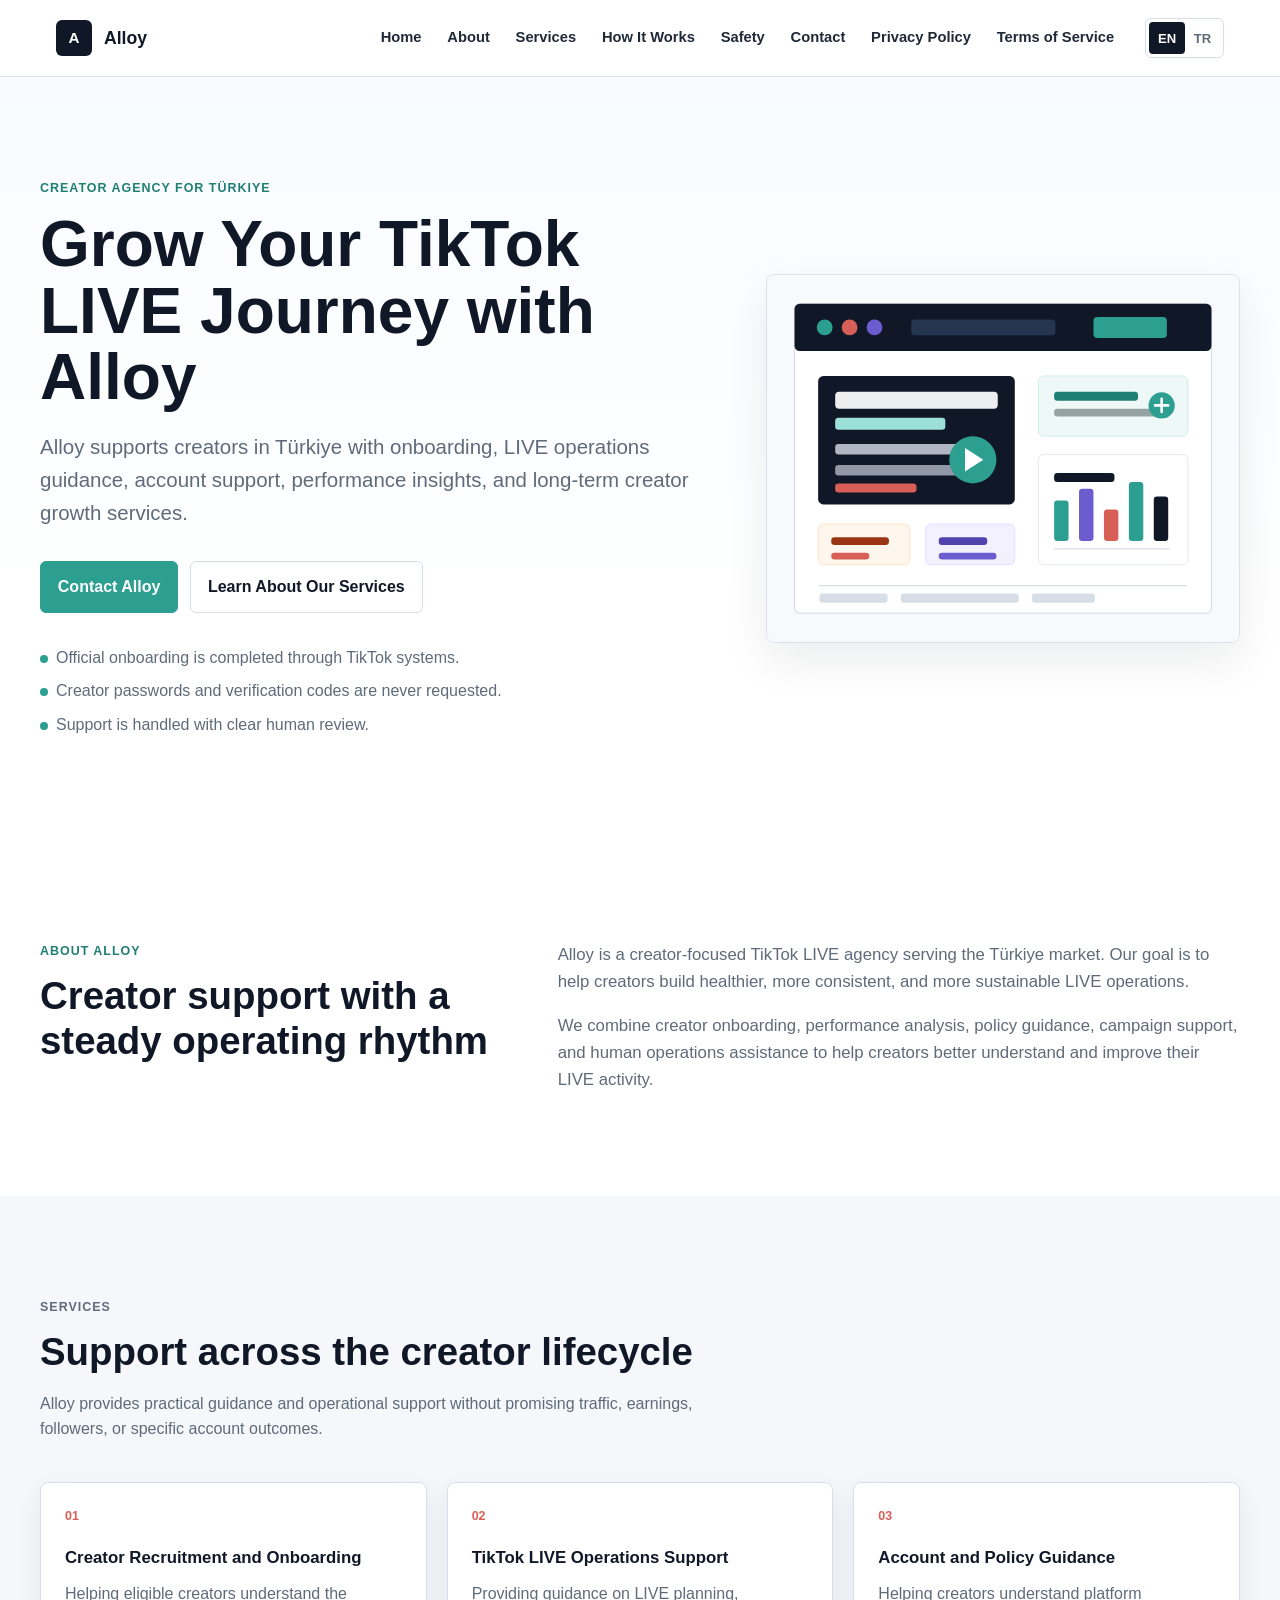
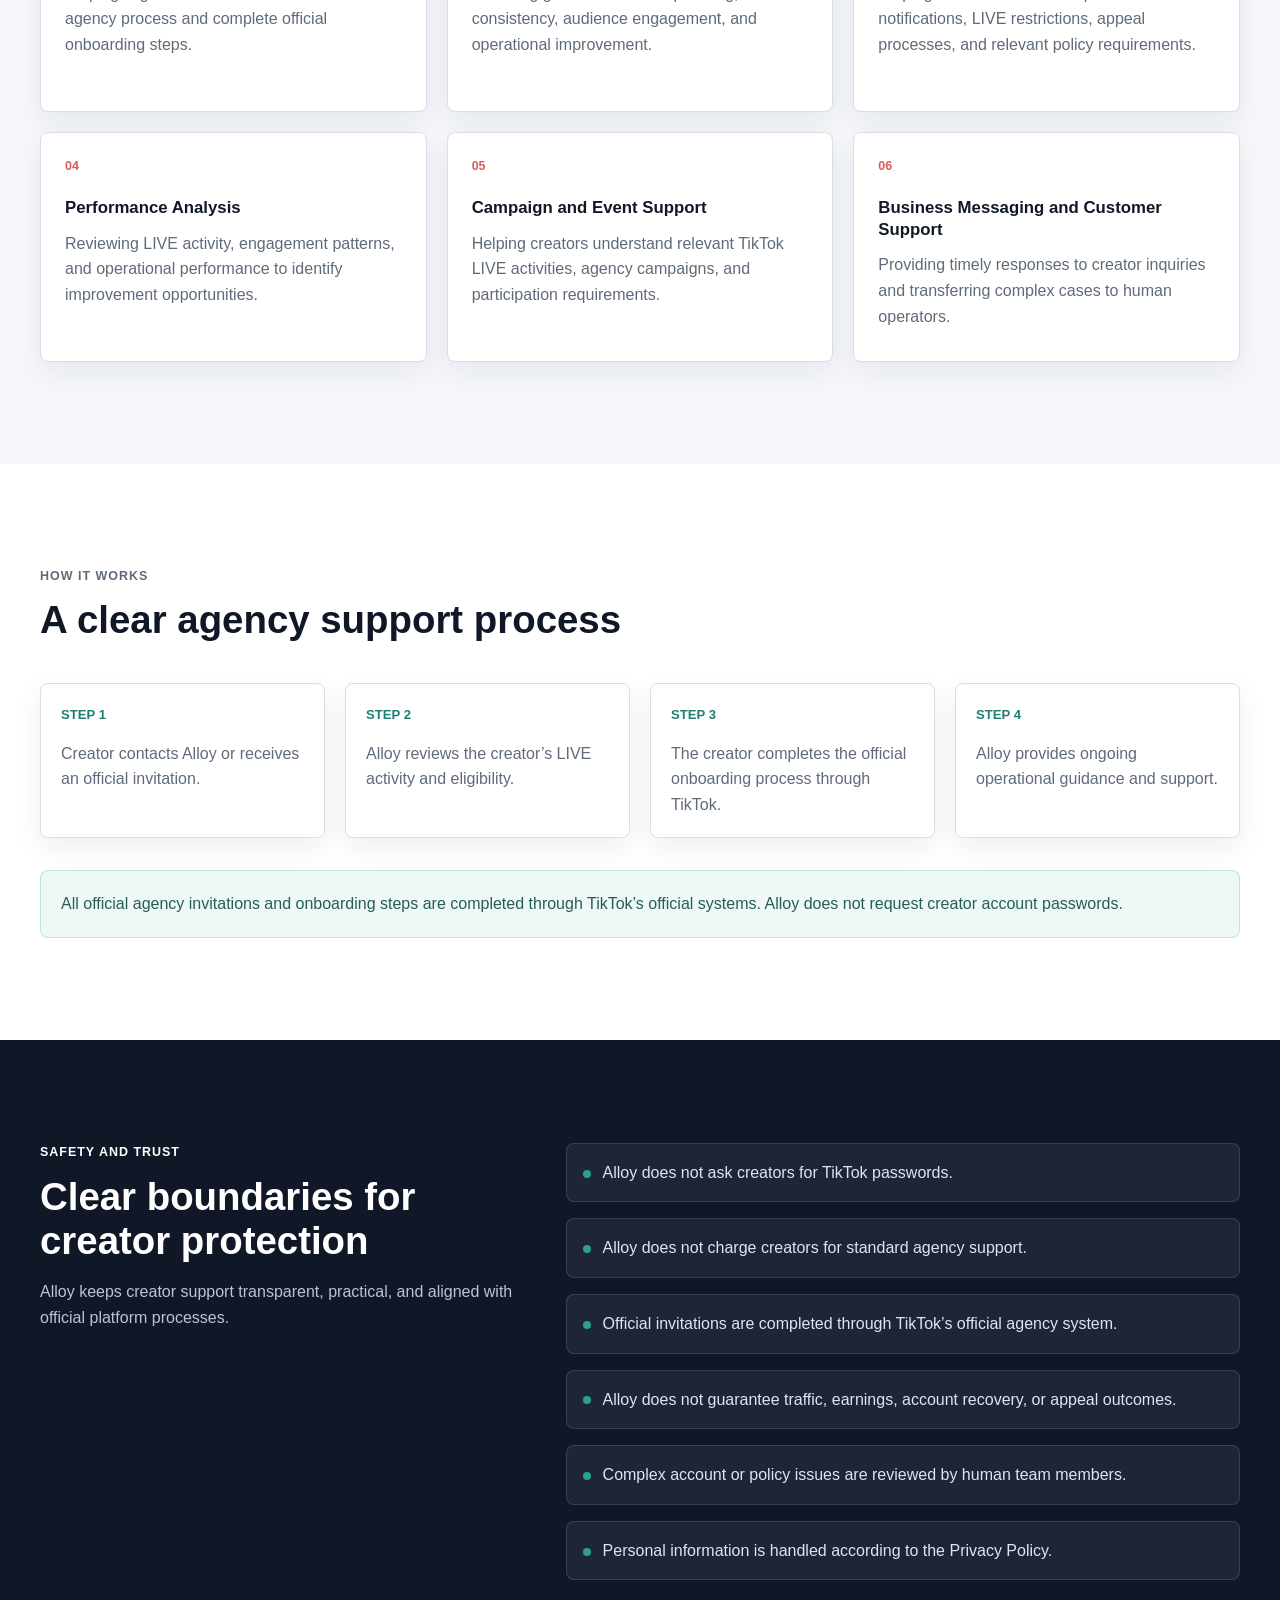
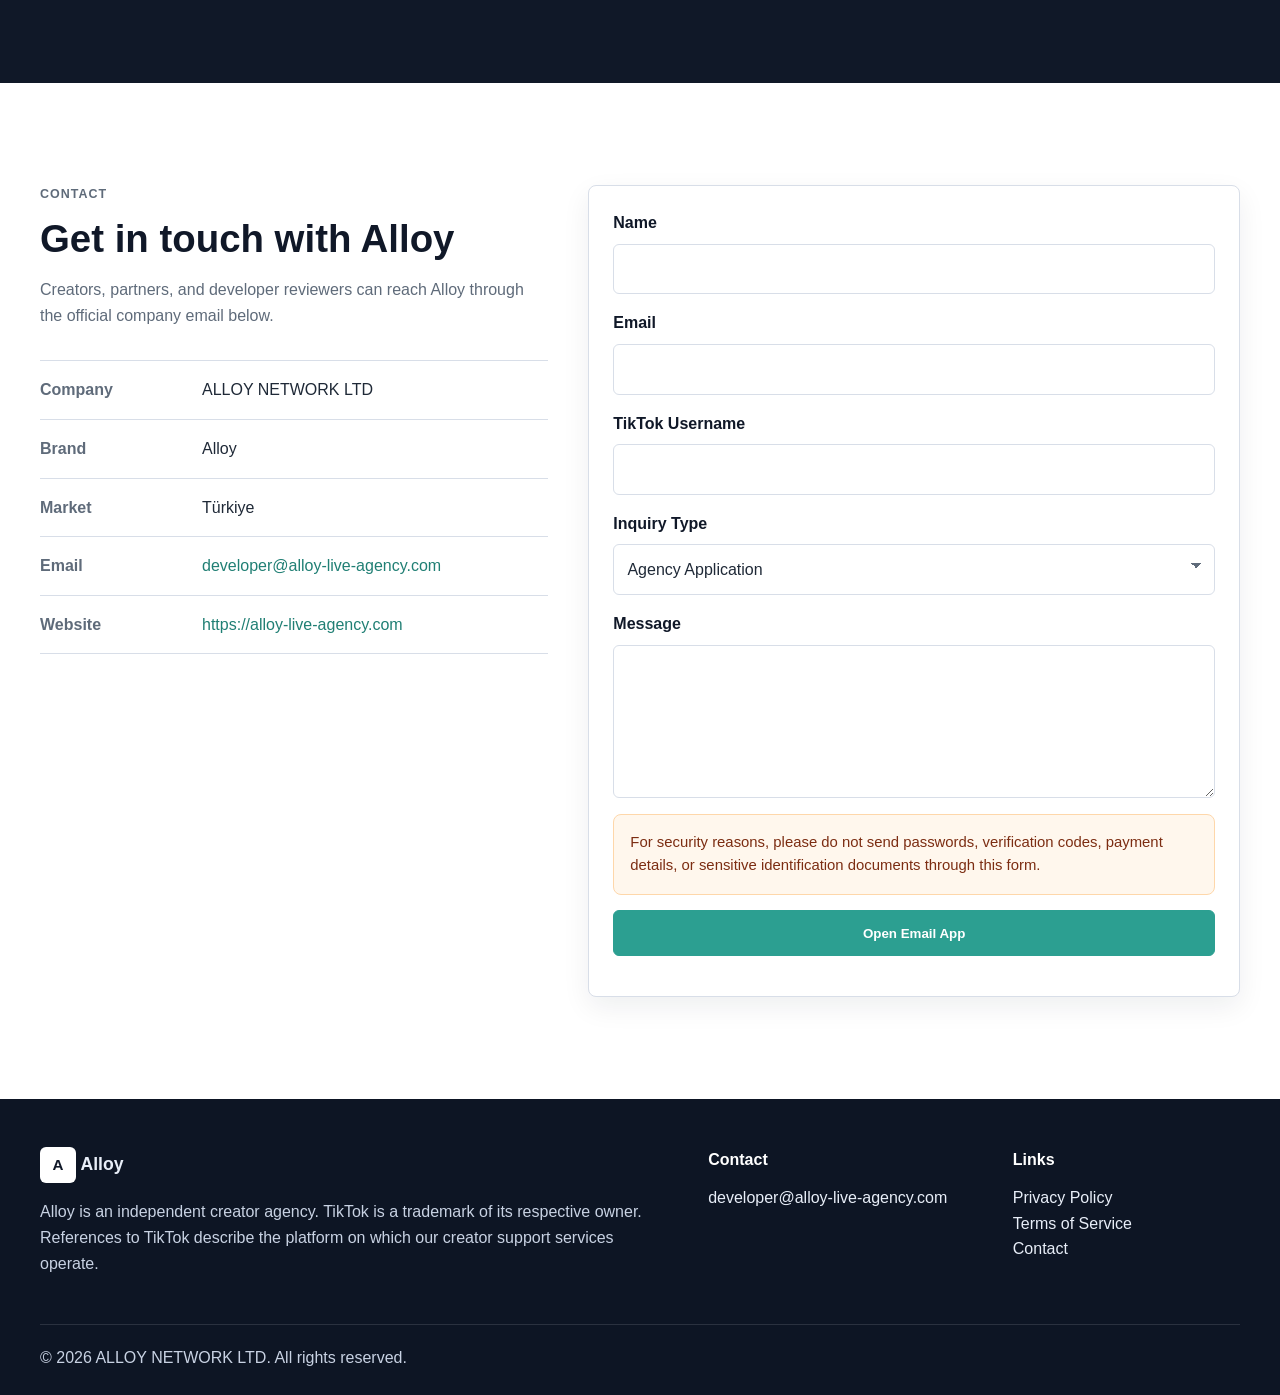
<file: index.html>
<!doctype html>
<html lang="en">
  <head>
    <meta charset="utf-8">
    <meta name="viewport" content="width=device-width, initial-scale=1">
    <title>Alloy | TikTok LIVE Creator Agency in Türkiye</title>
    <meta name="description" content="Alloy is a TikTok LIVE creator agency serving creators in Türkiye with onboarding, LIVE operations guidance, account support, performance insights, and creator growth services.">
    <link rel="canonical" href="https://alloy-live-agency.com/">
    <meta property="og:type" content="website">
    <meta property="og:site_name" content="Alloy">
    <meta property="og:title" content="Alloy | TikTok LIVE Creator Agency in Türkiye">
    <meta property="og:description" content="Creator onboarding, LIVE operations guidance, account support, performance insights, and long-term creator growth services for Türkiye.">
    <meta property="og:url" content="https://alloy-live-agency.com/">
    <meta property="og:image" content="https://alloy-live-agency.com/assets/og-image.svg">
    <meta property="og:image:alt" content="Alloy creator support website preview">
    <link rel="icon" href="assets/favicon.svg" type="image/svg+xml">
    <link rel="stylesheet" href="styles.css">
  </head>
  <body>
    <a class="skip-link" href="#main" data-i18n="skip">Skip to main content</a>
    <header class="site-header">
      <div class="header-inner">
        <a class="brand" href="index.html" aria-label="Alloy home">
          <span class="brand-mark" aria-hidden="true">A</span>
          <span class="brand-name">Alloy</span>
        </a>
        <button class="menu-toggle" type="button" aria-expanded="false" aria-controls="primary-menu" data-i18n-aria-label="menu.open">
          <span aria-hidden="true"></span>
          <span aria-hidden="true"></span>
          <span aria-hidden="true"></span>
        </button>
        <div class="nav-shell" id="primary-menu">
          <nav class="site-nav" aria-label="Primary navigation">
            <a href="index.html" data-i18n="nav.home">Home</a>
            <a href="index.html#about" data-i18n="nav.about">About</a>
            <a href="index.html#services" data-i18n="nav.services">Services</a>
            <a href="index.html#process" data-i18n="nav.process">How It Works</a>
            <a href="index.html#safety" data-i18n="nav.safety">Safety</a>
            <a href="index.html#contact" data-i18n="nav.contact">Contact</a>
            <a href="privacy.html" data-i18n="nav.privacy">Privacy Policy</a>
            <a href="terms.html" data-i18n="nav.terms">Terms of Service</a>
          </nav>
          <div class="language-switcher" aria-label="Language selector">
            <button type="button" data-lang-switch="en" aria-pressed="true">EN</button>
            <button type="button" data-lang-switch="tr" aria-pressed="false">TR</button>
          </div>
        </div>
      </div>
    </header>

    <main id="main">
      <section class="hero section-pad">
        <div class="container hero-grid">
          <div class="hero-copy">
            <p class="eyebrow" data-i18n="hero.eyebrow">Creator agency for Türkiye</p>
            <h1 data-i18n="hero.title">Grow Your TikTok LIVE Journey with Alloy</h1>
            <p class="hero-lede" data-i18n="hero.subtitle">Alloy supports creators in Türkiye with onboarding, LIVE operations guidance, account support, performance insights, and long-term creator growth services.</p>
            <div class="hero-actions" aria-label="Primary actions">
              <a class="button button-primary" href="#contact" data-i18n="hero.contact">Contact Alloy</a>
              <a class="button button-secondary" href="#services" data-i18n="hero.services">Learn About Our Services</a>
            </div>
            <ul class="assurance-list" aria-label="Agency safety commitments">
              <li data-i18n="hero.point1">Official onboarding is completed through TikTok systems.</li>
              <li data-i18n="hero.point2">Creator passwords and verification codes are never requested.</li>
              <li data-i18n="hero.point3">Support is handled with clear human review.</li>
            </ul>
          </div>
          <figure class="hero-media">
            <img src="assets/alloy-live-visual.svg" alt="Abstract dashboard showing LIVE creator support, messaging, and performance insights">
          </figure>
        </div>
      </section>

      <section class="section-pad" id="about">
        <div class="container split-section">
          <div>
            <p class="eyebrow" data-i18n="about.eyebrow">About Alloy</p>
            <h2 data-i18n="about.title">Creator support with a steady operating rhythm</h2>
          </div>
          <div class="section-text">
            <p data-i18n="about.p1">Alloy is a creator-focused TikTok LIVE agency serving the Türkiye market. Our goal is to help creators build healthier, more consistent, and more sustainable LIVE operations.</p>
            <p data-i18n="about.p2">We combine creator onboarding, performance analysis, policy guidance, campaign support, and human operations assistance to help creators better understand and improve their LIVE activity.</p>
          </div>
        </div>
      </section>

      <section class="section-pad section-muted" id="services">
        <div class="container">
          <div class="section-heading">
            <p class="eyebrow" data-i18n="services.eyebrow">Services</p>
            <h2 data-i18n="services.title">Support across the creator lifecycle</h2>
            <p data-i18n="services.note">Alloy provides practical guidance and operational support without promising traffic, earnings, followers, or specific account outcomes.</p>
          </div>
          <div class="card-grid services-grid">
            <article class="service-card">
              <span class="card-kicker">01</span>
              <h3 data-i18n="services.s1.title">Creator Recruitment and Onboarding</h3>
              <p data-i18n="services.s1.body">Helping eligible creators understand the agency process and complete official onboarding steps.</p>
            </article>
            <article class="service-card">
              <span class="card-kicker">02</span>
              <h3 data-i18n="services.s2.title">TikTok LIVE Operations Support</h3>
              <p data-i18n="services.s2.body">Providing guidance on LIVE planning, consistency, audience engagement, and operational improvement.</p>
            </article>
            <article class="service-card">
              <span class="card-kicker">03</span>
              <h3 data-i18n="services.s3.title">Account and Policy Guidance</h3>
              <p data-i18n="services.s3.body">Helping creators understand platform notifications, LIVE restrictions, appeal processes, and relevant policy requirements.</p>
            </article>
            <article class="service-card">
              <span class="card-kicker">04</span>
              <h3 data-i18n="services.s4.title">Performance Analysis</h3>
              <p data-i18n="services.s4.body">Reviewing LIVE activity, engagement patterns, and operational performance to identify improvement opportunities.</p>
            </article>
            <article class="service-card">
              <span class="card-kicker">05</span>
              <h3 data-i18n="services.s5.title">Campaign and Event Support</h3>
              <p data-i18n="services.s5.body">Helping creators understand relevant TikTok LIVE activities, agency campaigns, and participation requirements.</p>
            </article>
            <article class="service-card">
              <span class="card-kicker">06</span>
              <h3 data-i18n="services.s6.title">Business Messaging and Customer Support</h3>
              <p data-i18n="services.s6.body">Providing timely responses to creator inquiries and transferring complex cases to human operators.</p>
            </article>
          </div>
        </div>
      </section>

      <section class="section-pad" id="process">
        <div class="container">
          <div class="section-heading compact">
            <p class="eyebrow" data-i18n="process.eyebrow">How It Works</p>
            <h2 data-i18n="process.title">A clear agency support process</h2>
          </div>
          <div class="steps">
            <article class="step-card">
              <span data-i18n="process.step1.label">Step 1</span>
              <p data-i18n="process.step1.body">Creator contacts Alloy or receives an official invitation.</p>
            </article>
            <article class="step-card">
              <span data-i18n="process.step2.label">Step 2</span>
              <p data-i18n="process.step2.body">Alloy reviews the creator’s LIVE activity and eligibility.</p>
            </article>
            <article class="step-card">
              <span data-i18n="process.step3.label">Step 3</span>
              <p data-i18n="process.step3.body">The creator completes the official onboarding process through TikTok.</p>
            </article>
            <article class="step-card">
              <span data-i18n="process.step4.label">Step 4</span>
              <p data-i18n="process.step4.body">Alloy provides ongoing operational guidance and support.</p>
            </article>
          </div>
          <p class="notice" data-i18n="process.notice">All official agency invitations and onboarding steps are completed through TikTok’s official systems. Alloy does not request creator account passwords.</p>
        </div>
      </section>

      <section class="section-pad section-dark" id="safety">
        <div class="container safety-grid">
          <div>
            <p class="eyebrow" data-i18n="safety.eyebrow">Safety and Trust</p>
            <h2 data-i18n="safety.title">Clear boundaries for creator protection</h2>
            <p data-i18n="safety.intro">Alloy keeps creator support transparent, practical, and aligned with official platform processes.</p>
          </div>
          <ul class="trust-list">
            <li data-i18n="safety.p1">Alloy does not ask creators for TikTok passwords.</li>
            <li data-i18n="safety.p2">Alloy does not charge creators for standard agency support.</li>
            <li data-i18n="safety.p3">Official invitations are completed through TikTok’s official agency system.</li>
            <li data-i18n="safety.p4">Alloy does not guarantee traffic, earnings, account recovery, or appeal outcomes.</li>
            <li data-i18n="safety.p5">Complex account or policy issues are reviewed by human team members.</li>
            <li data-i18n="safety.p6">Personal information is handled according to the Privacy Policy.</li>
          </ul>
        </div>
      </section>

      <section class="section-pad" id="contact">
        <div class="container contact-grid">
          <div class="contact-info">
            <p class="eyebrow" data-i18n="contact.eyebrow">Contact</p>
            <h2 data-i18n="contact.title">Get in touch with Alloy</h2>
            <p data-i18n="contact.intro">Creators, partners, and developer reviewers can reach Alloy through the official company email below.</p>
            <dl class="info-list">
              <div>
                <dt data-i18n="contact.company">Company</dt>
                <dd>ALLOY NETWORK LTD</dd>
              </div>
              <div>
                <dt data-i18n="contact.brand">Brand</dt>
                <dd>Alloy</dd>
              </div>
              <div>
                <dt data-i18n="contact.market">Market</dt>
                <dd>Türkiye</dd>
              </div>
              <div>
                <dt data-i18n="contact.email">Email</dt>
                <dd><a href="mailto:developer@alloy-live-agency.com">developer@alloy-live-agency.com</a></dd>
              </div>
              <div>
                <dt data-i18n="contact.website">Website</dt>
                <dd><a href="https://alloy-live-agency.com">https://alloy-live-agency.com</a></dd>
              </div>
            </dl>
          </div>
          <form class="contact-form" id="contact-form">
            <div class="form-row">
              <label for="name" data-i18n="form.name">Name</label>
              <input id="name" name="name" type="text" autocomplete="name" required>
            </div>
            <div class="form-row">
              <label for="email" data-i18n="form.email">Email</label>
              <input id="email" name="email" type="email" autocomplete="email" required>
            </div>
            <div class="form-row">
              <label for="username" data-i18n="form.username">TikTok Username</label>
              <input id="username" name="username" type="text" autocomplete="off">
            </div>
            <div class="form-row">
              <label for="inquiry" data-i18n="form.inquiry">Inquiry Type</label>
              <select id="inquiry" name="inquiry" required>
                <option value="Agency Application" data-i18n="form.option.application">Agency Application</option>
                <option value="Creator Support" data-i18n="form.option.support">Creator Support</option>
                <option value="Account or Policy Question" data-i18n="form.option.policy">Account or Policy Question</option>
                <option value="Business Cooperation" data-i18n="form.option.business">Business Cooperation</option>
                <option value="Developer or API Inquiry" data-i18n="form.option.api">Developer or API Inquiry</option>
                <option value="Other" data-i18n="form.option.other">Other</option>
              </select>
            </div>
            <div class="form-row">
              <label for="message" data-i18n="form.message">Message</label>
              <textarea id="message" name="message" rows="5" required></textarea>
            </div>
            <p class="security-note" data-i18n="form.security">For security reasons, please do not send passwords, verification codes, payment details, or sensitive identification documents through this form.</p>
            <button class="button button-primary form-button" type="submit" data-i18n="form.submit">Open Email App</button>
            <p class="form-status" id="form-status" role="status" aria-live="polite"></p>
          </form>
        </div>
      </section>
    </main>

    <footer class="site-footer">
      <div class="container footer-grid">
        <div>
          <a class="brand footer-brand" href="index.html" aria-label="Alloy home">
            <span class="brand-mark" aria-hidden="true">A</span>
            <span class="brand-name">Alloy</span>
          </a>
          <p class="footer-disclaimer" data-i18n="footer.disclaimer">Alloy is an independent creator agency. TikTok is a trademark of its respective owner. References to TikTok describe the platform on which our creator support services operate.</p>
        </div>
        <div>
          <p class="footer-title" data-i18n="footer.contact">Contact</p>
          <a href="mailto:developer@alloy-live-agency.com">developer@alloy-live-agency.com</a>
        </div>
        <div>
          <p class="footer-title" data-i18n="footer.links">Links</p>
          <a href="privacy.html" data-i18n="nav.privacy">Privacy Policy</a>
          <a href="terms.html" data-i18n="nav.terms">Terms of Service</a>
          <a href="index.html#contact" data-i18n="nav.contact">Contact</a>
        </div>
      </div>
      <div class="container footer-bottom">
        <p>© 2026 ALLOY NETWORK LTD. All rights reserved.</p>
      </div>
    </footer>
    <script src="script.js" defer></script>
  </body>
</html>
</file>
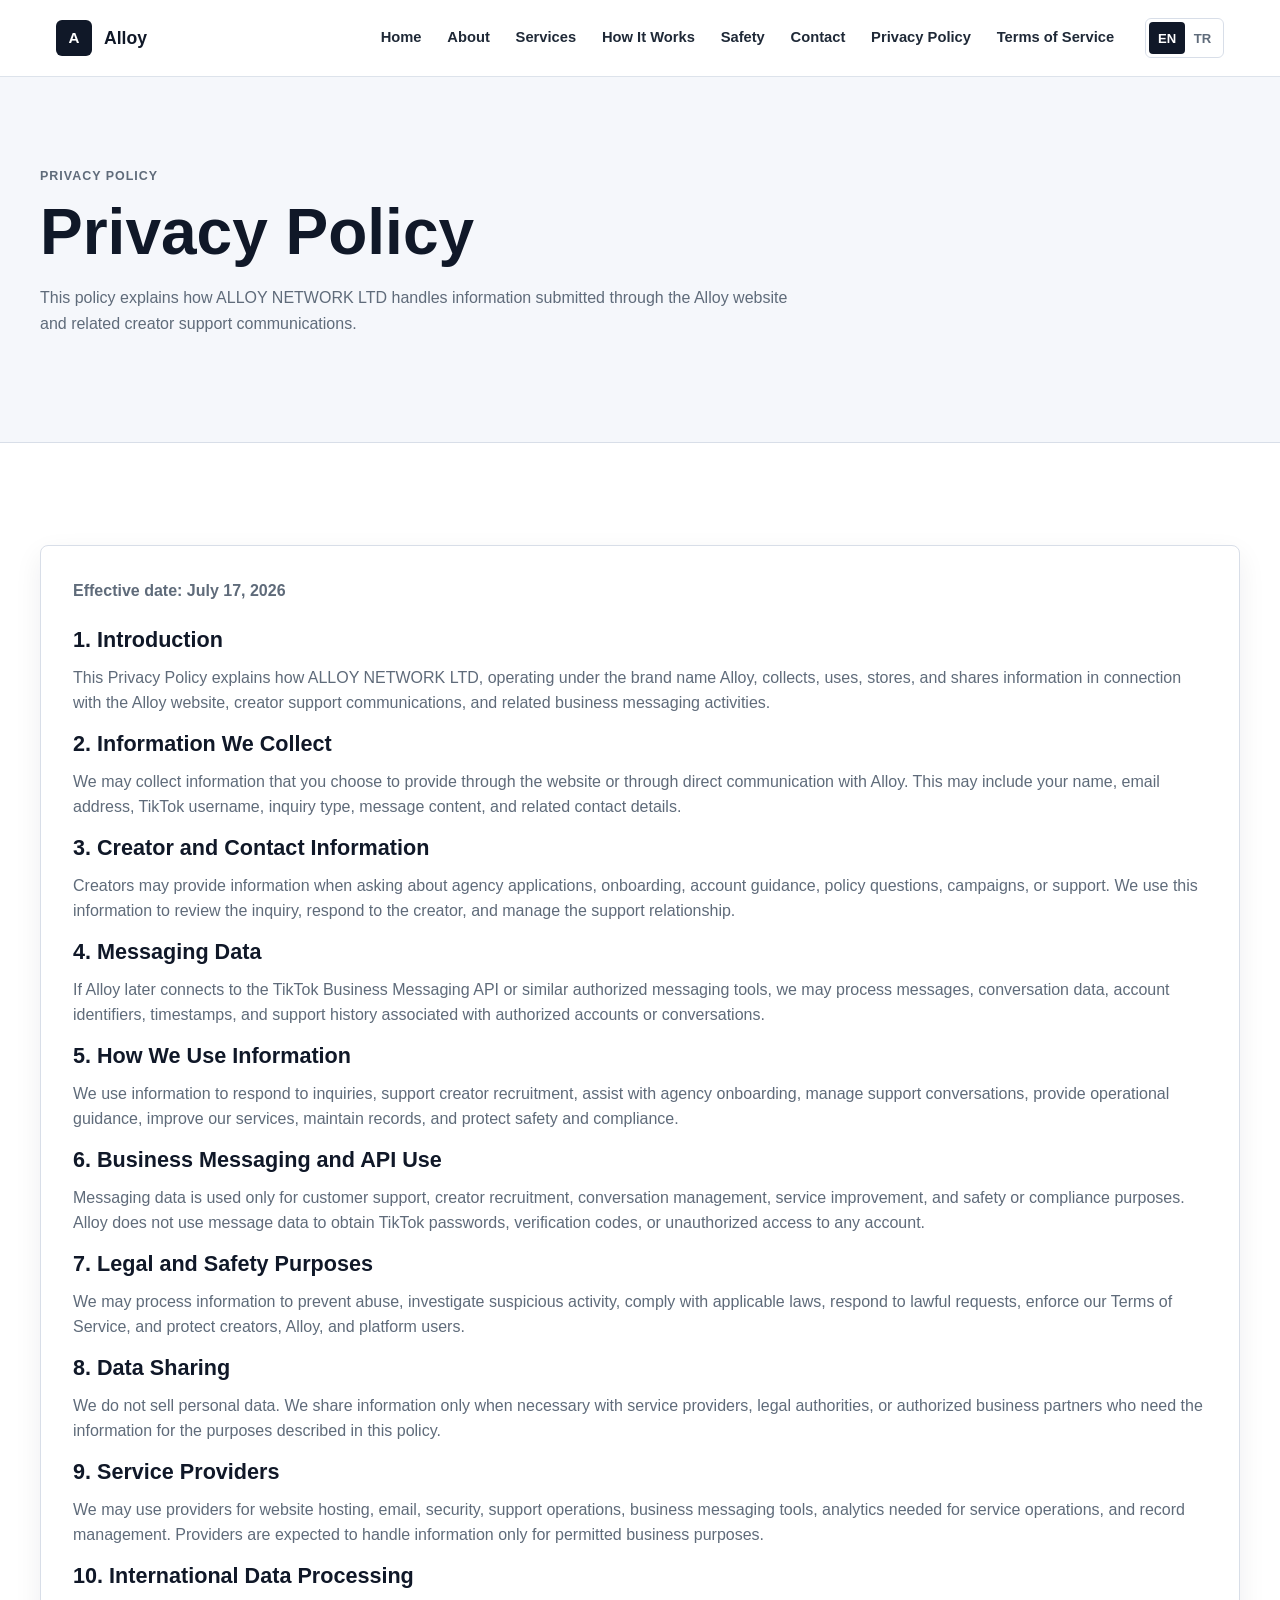
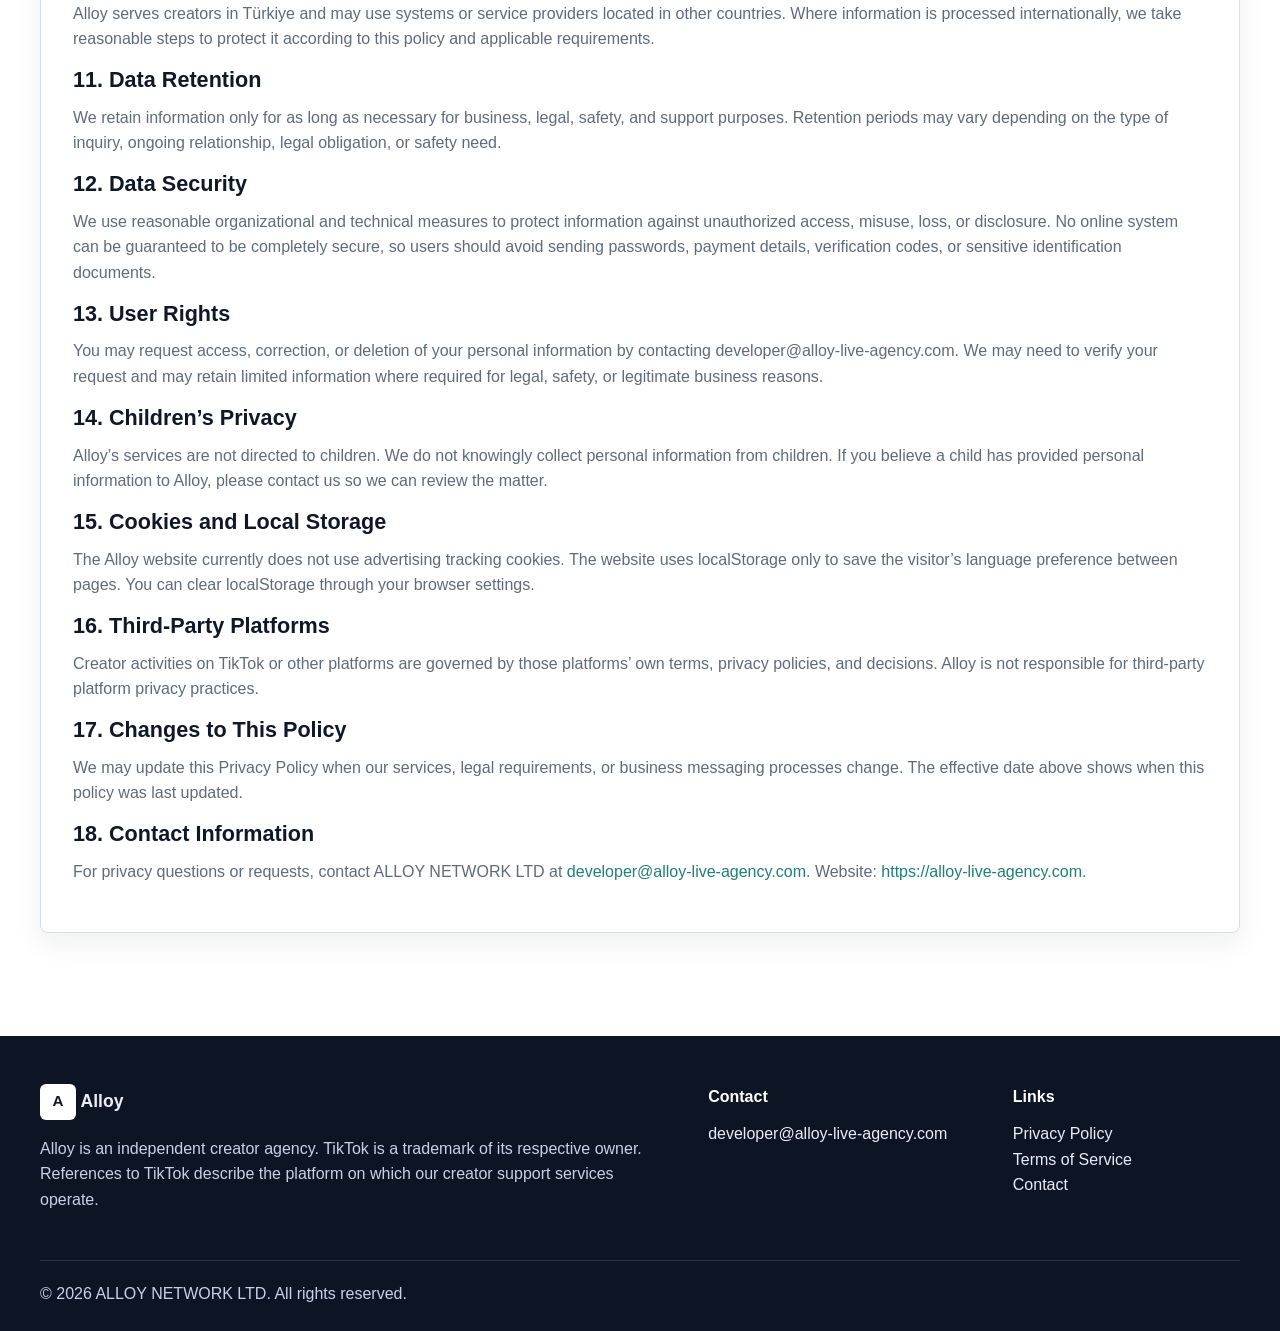
<file: privacy.html>
<!doctype html>
<html lang="en">
  <head>
    <meta charset="utf-8">
    <meta name="viewport" content="width=device-width, initial-scale=1">
    <title>Privacy Policy | Alloy</title>
    <meta name="description" content="Privacy Policy for Alloy, a TikTok LIVE creator agency serving creators in Türkiye.">
    <link rel="canonical" href="https://alloy-live-agency.com/privacy.html">
    <meta property="og:type" content="website">
    <meta property="og:site_name" content="Alloy">
    <meta property="og:title" content="Privacy Policy | Alloy">
    <meta property="og:description" content="How ALLOY NETWORK LTD handles website, creator support, and business messaging information.">
    <meta property="og:url" content="https://alloy-live-agency.com/privacy.html">
    <link rel="icon" href="assets/favicon.svg" type="image/svg+xml">
    <link rel="stylesheet" href="styles.css">
  </head>
  <body>
    <a class="skip-link" href="#main" data-i18n="skip">Skip to main content</a>
    <header class="site-header">
      <div class="header-inner">
        <a class="brand" href="index.html" aria-label="Alloy home">
          <span class="brand-mark" aria-hidden="true">A</span>
          <span class="brand-name">Alloy</span>
        </a>
        <button class="menu-toggle" type="button" aria-expanded="false" aria-controls="primary-menu" data-i18n-aria-label="menu.open">
          <span aria-hidden="true"></span>
          <span aria-hidden="true"></span>
          <span aria-hidden="true"></span>
        </button>
        <div class="nav-shell" id="primary-menu">
          <nav class="site-nav" aria-label="Primary navigation">
            <a href="index.html" data-i18n="nav.home">Home</a>
            <a href="index.html#about" data-i18n="nav.about">About</a>
            <a href="index.html#services" data-i18n="nav.services">Services</a>
            <a href="index.html#process" data-i18n="nav.process">How It Works</a>
            <a href="index.html#safety" data-i18n="nav.safety">Safety</a>
            <a href="index.html#contact" data-i18n="nav.contact">Contact</a>
            <a href="privacy.html" data-i18n="nav.privacy">Privacy Policy</a>
            <a href="terms.html" data-i18n="nav.terms">Terms of Service</a>
          </nav>
          <div class="language-switcher" aria-label="Language selector">
            <button type="button" data-lang-switch="en" aria-pressed="true">EN</button>
            <button type="button" data-lang-switch="tr" aria-pressed="false">TR</button>
          </div>
        </div>
      </div>
    </header>

    <main id="main">
      <section class="legal-hero">
        <div class="container">
          <p class="eyebrow" data-i18n="legal.policy.eyebrow">Privacy Policy</p>
          <h1 data-i18n="legal.policy.title">Privacy Policy</h1>
          <p data-i18n="legal.policy.lede">This policy explains how ALLOY NETWORK LTD handles information submitted through the Alloy website and related creator support communications.</p>
        </div>
      </section>

      <section class="section-pad">
        <div class="container legal-layout">
          <div class="legal-card" data-lang-block="en">
            <p class="legal-meta">Effective date: July 17, 2026</p>

            <h2>1. Introduction</h2>
            <p>This Privacy Policy explains how ALLOY NETWORK LTD, operating under the brand name Alloy, collects, uses, stores, and shares information in connection with the Alloy website, creator support communications, and related business messaging activities.</p>

            <h2>2. Information We Collect</h2>
            <p>We may collect information that you choose to provide through the website or through direct communication with Alloy. This may include your name, email address, TikTok username, inquiry type, message content, and related contact details.</p>

            <h2>3. Creator and Contact Information</h2>
            <p>Creators may provide information when asking about agency applications, onboarding, account guidance, policy questions, campaigns, or support. We use this information to review the inquiry, respond to the creator, and manage the support relationship.</p>

            <h2>4. Messaging Data</h2>
            <p>If Alloy later connects to the TikTok Business Messaging API or similar authorized messaging tools, we may process messages, conversation data, account identifiers, timestamps, and support history associated with authorized accounts or conversations.</p>

            <h2>5. How We Use Information</h2>
            <p>We use information to respond to inquiries, support creator recruitment, assist with agency onboarding, manage support conversations, provide operational guidance, improve our services, maintain records, and protect safety and compliance.</p>

            <h2>6. Business Messaging and API Use</h2>
            <p>Messaging data is used only for customer support, creator recruitment, conversation management, service improvement, and safety or compliance purposes. Alloy does not use message data to obtain TikTok passwords, verification codes, or unauthorized access to any account.</p>

            <h2>7. Legal and Safety Purposes</h2>
            <p>We may process information to prevent abuse, investigate suspicious activity, comply with applicable laws, respond to lawful requests, enforce our Terms of Service, and protect creators, Alloy, and platform users.</p>

            <h2>8. Data Sharing</h2>
            <p>We do not sell personal data. We share information only when necessary with service providers, legal authorities, or authorized business partners who need the information for the purposes described in this policy.</p>

            <h2>9. Service Providers</h2>
            <p>We may use providers for website hosting, email, security, support operations, business messaging tools, analytics needed for service operations, and record management. Providers are expected to handle information only for permitted business purposes.</p>

            <h2>10. International Data Processing</h2>
            <p>Alloy serves creators in Türkiye and may use systems or service providers located in other countries. Where information is processed internationally, we take reasonable steps to protect it according to this policy and applicable requirements.</p>

            <h2>11. Data Retention</h2>
            <p>We retain information only for as long as necessary for business, legal, safety, and support purposes. Retention periods may vary depending on the type of inquiry, ongoing relationship, legal obligation, or safety need.</p>

            <h2>12. Data Security</h2>
            <p>We use reasonable organizational and technical measures to protect information against unauthorized access, misuse, loss, or disclosure. No online system can be guaranteed to be completely secure, so users should avoid sending passwords, payment details, verification codes, or sensitive identification documents.</p>

            <h2>13. User Rights</h2>
            <p>You may request access, correction, or deletion of your personal information by contacting developer@alloy-live-agency.com. We may need to verify your request and may retain limited information where required for legal, safety, or legitimate business reasons.</p>

            <h2>14. Children’s Privacy</h2>
            <p>Alloy’s services are not directed to children. We do not knowingly collect personal information from children. If you believe a child has provided personal information to Alloy, please contact us so we can review the matter.</p>

            <h2>15. Cookies and Local Storage</h2>
            <p>The Alloy website currently does not use advertising tracking cookies. The website uses localStorage only to save the visitor’s language preference between pages. You can clear localStorage through your browser settings.</p>

            <h2>16. Third-Party Platforms</h2>
            <p>Creator activities on TikTok or other platforms are governed by those platforms’ own terms, privacy policies, and decisions. Alloy is not responsible for third-party platform privacy practices.</p>

            <h2>17. Changes to This Policy</h2>
            <p>We may update this Privacy Policy when our services, legal requirements, or business messaging processes change. The effective date above shows when this policy was last updated.</p>

            <h2>18. Contact Information</h2>
            <p>For privacy questions or requests, contact ALLOY NETWORK LTD at <a href="mailto:developer@alloy-live-agency.com">developer@alloy-live-agency.com</a>. Website: <a href="https://alloy-live-agency.com">https://alloy-live-agency.com</a>.</p>
          </div>

          <div class="legal-card" data-lang-block="tr" hidden>
            <p class="legal-meta">Yürürlük tarihi: 17 Temmuz 2026</p>

            <h2>1. Giriş</h2>
            <p>Bu Gizlilik Politikası, Alloy markasıyla faaliyet gösteren ALLOY NETWORK LTD’nin Alloy web sitesi, içerik üretici destek iletişimleri ve ilgili business messaging faaliyetleri kapsamında bilgileri nasıl topladığını, kullandığını, sakladığını ve paylaştığını açıklar.</p>

            <h2>2. Topladığımız Bilgiler</h2>
            <p>Web sitesi veya doğrudan iletişim yoluyla gönüllü olarak sağladığınız bilgileri toplayabiliriz. Bu bilgiler ad soyad, e-posta adresi, TikTok kullanıcı adı, talep türü, mesaj içeriği ve ilgili iletişim bilgilerini içerebilir.</p>

            <h2>3. İçerik Üretici ve İletişim Bilgileri</h2>
            <p>İçerik üreticileri ajans başvurusu, katılım, hesap rehberliği, politika soruları, kampanyalar veya destek hakkında bilgi verirken bazı bilgiler paylaşabilir. Bu bilgileri talebi incelemek, içerik üreticiye yanıt vermek ve destek ilişkisini yönetmek için kullanırız.</p>

            <h2>4. Mesajlaşma Verileri</h2>
            <p>Alloy ileride TikTok Business Messaging API veya benzeri yetkilendirilmiş mesajlaşma araçlarına bağlanırsa, yetkili hesaplar veya görüşmelerle ilişkili mesajları, konuşma verilerini, hesap tanımlayıcılarını, zaman bilgilerini ve destek geçmişini işleyebilir.</p>

            <h2>5. Bilgileri Nasıl Kullanırız</h2>
            <p>Bilgileri taleplere yanıt vermek, içerik üretici kazanımını desteklemek, ajans katılımına yardımcı olmak, destek görüşmelerini yönetmek, operasyon rehberliği sağlamak, hizmetlerimizi iyileştirmek, kayıt tutmak ve güvenlik ile uyumu korumak için kullanırız.</p>

            <h2>6. Business Messaging ve API Kullanımı</h2>
            <p>Mesajlaşma verileri yalnızca müşteri desteği, içerik üretici kazanımı, görüşme yönetimi, hizmet iyileştirme ve güvenlik veya uyum amaçlarıyla kullanılır. Alloy, mesaj verilerini TikTok şifresi, doğrulama kodu veya herhangi bir hesaba yetkisiz erişim elde etmek için kullanmaz.</p>

            <h2>7. Hukuki ve Güvenlik Amaçları</h2>
            <p>Bilgileri kötüye kullanımı önlemek, şüpheli faaliyetleri incelemek, geçerli yasalara uymak, hukuka uygun taleplere yanıt vermek, Kullanım Şartları’nı uygulamak ve içerik üreticileri, Alloy’u ve platform kullanıcılarını korumak için işleyebiliriz.</p>

            <h2>8. Veri Paylaşımı</h2>
            <p>Kişisel verileri satmayız. Bilgileri yalnızca bu politikada açıklanan amaçlar için gerekli olduğunda hizmet sağlayıcılar, hukuki merciler veya yetkilendirilmiş iş ortaklarıyla paylaşırız.</p>

            <h2>9. Hizmet Sağlayıcılar</h2>
            <p>Web barındırma, e-posta, güvenlik, destek operasyonları, business messaging araçları, hizmet operasyonları için gerekli analizler ve kayıt yönetimi için hizmet sağlayıcılar kullanabiliriz. Sağlayıcıların bilgileri yalnızca izin verilen iş amaçlarıyla işlemesi beklenir.</p>

            <h2>10. Uluslararası Veri İşleme</h2>
            <p>Alloy Türkiye’deki içerik üreticilerine hizmet verir ve diğer ülkelerde bulunan sistemleri veya hizmet sağlayıcıları kullanabilir. Bilgiler uluslararası olarak işlendiğinde, bunları bu politika ve geçerli gerekliliklere uygun şekilde korumak için makul adımlar atarız.</p>

            <h2>11. Veri Saklama</h2>
            <p>Bilgileri yalnızca iş, hukuk, güvenlik ve destek amaçları için gerekli olduğu sürece saklarız. Saklama süreleri talep türüne, devam eden ilişkiye, hukuki yükümlülüğe veya güvenlik ihtiyacına göre değişebilir.</p>

            <h2>12. Veri Güvenliği</h2>
            <p>Bilgileri yetkisiz erişim, kötüye kullanım, kayıp veya açıklamaya karşı korumak için makul organizasyonel ve teknik önlemler kullanırız. Hiçbir çevrimiçi sistem tamamen güvenli garanti edilemeyeceği için kullanıcılar şifre, ödeme bilgisi, doğrulama kodu veya hassas kimlik belgesi göndermemelidir.</p>

            <h2>13. Kullanıcı Hakları</h2>
            <p>Kişisel bilgilerinize erişim, düzeltme veya silme talebinde bulunmak için developer@alloy-live-agency.com adresinden bize ulaşabilirsiniz. Talebinizi doğrulamamız gerekebilir ve hukuki, güvenlik veya meşru iş nedenleriyle sınırlı bilgileri saklayabiliriz.</p>

            <h2>14. Çocukların Gizliliği</h2>
            <p>Alloy’un hizmetleri çocuklara yönelik değildir. Çocuklardan bilerek kişisel bilgi toplamayız. Bir çocuğun Alloy’a kişisel bilgi sağladığını düşünüyorsanız, konuyu inceleyebilmemiz için lütfen bizimle iletişime geçin.</p>

            <h2>15. Çerezler ve Local Storage</h2>
            <p>Alloy web sitesi şu anda reklam takip çerezleri kullanmaz. Web sitesi localStorage’ı yalnızca ziyaretçinin dil tercihini sayfalar arasında saklamak için kullanır. LocalStorage verilerini tarayıcı ayarlarınızdan temizleyebilirsiniz.</p>

            <h2>16. Üçüncü Taraf Platformlar</h2>
            <p>TikTok veya diğer platformlardaki içerik üretici faaliyetleri, ilgili platformların kendi şartlarına, gizlilik politikalarına ve kararlarına tabidir. Alloy, üçüncü taraf platformların gizlilik uygulamalarından sorumlu değildir.</p>

            <h2>17. Bu Politikadaki Değişiklikler</h2>
            <p>Hizmetlerimiz, yasal gerekliliklerimiz veya business messaging süreçlerimiz değiştiğinde bu Gizlilik Politikası’nı güncelleyebiliriz. Yukarıdaki yürürlük tarihi, politikanın son güncellenme tarihini gösterir.</p>

            <h2>18. İletişim Bilgileri</h2>
            <p>Gizlilik soruları veya talepleri için ALLOY NETWORK LTD’ye <a href="mailto:developer@alloy-live-agency.com">developer@alloy-live-agency.com</a> adresinden ulaşabilirsiniz. Web sitesi: <a href="https://alloy-live-agency.com">https://alloy-live-agency.com</a>.</p>
          </div>
        </div>
      </section>
    </main>

    <footer class="site-footer">
      <div class="container footer-grid">
        <div>
          <a class="brand footer-brand" href="index.html" aria-label="Alloy home">
            <span class="brand-mark" aria-hidden="true">A</span>
            <span class="brand-name">Alloy</span>
          </a>
          <p class="footer-disclaimer" data-i18n="footer.disclaimer">Alloy is an independent creator agency. TikTok is a trademark of its respective owner. References to TikTok describe the platform on which our creator support services operate.</p>
        </div>
        <div>
          <p class="footer-title" data-i18n="footer.contact">Contact</p>
          <a href="mailto:developer@alloy-live-agency.com">developer@alloy-live-agency.com</a>
        </div>
        <div>
          <p class="footer-title" data-i18n="footer.links">Links</p>
          <a href="privacy.html" data-i18n="nav.privacy">Privacy Policy</a>
          <a href="terms.html" data-i18n="nav.terms">Terms of Service</a>
          <a href="index.html#contact" data-i18n="nav.contact">Contact</a>
        </div>
      </div>
      <div class="container footer-bottom">
        <p>© 2026 ALLOY NETWORK LTD. All rights reserved.</p>
      </div>
    </footer>
    <script src="script.js" defer></script>
  </body>
</html>
</file>
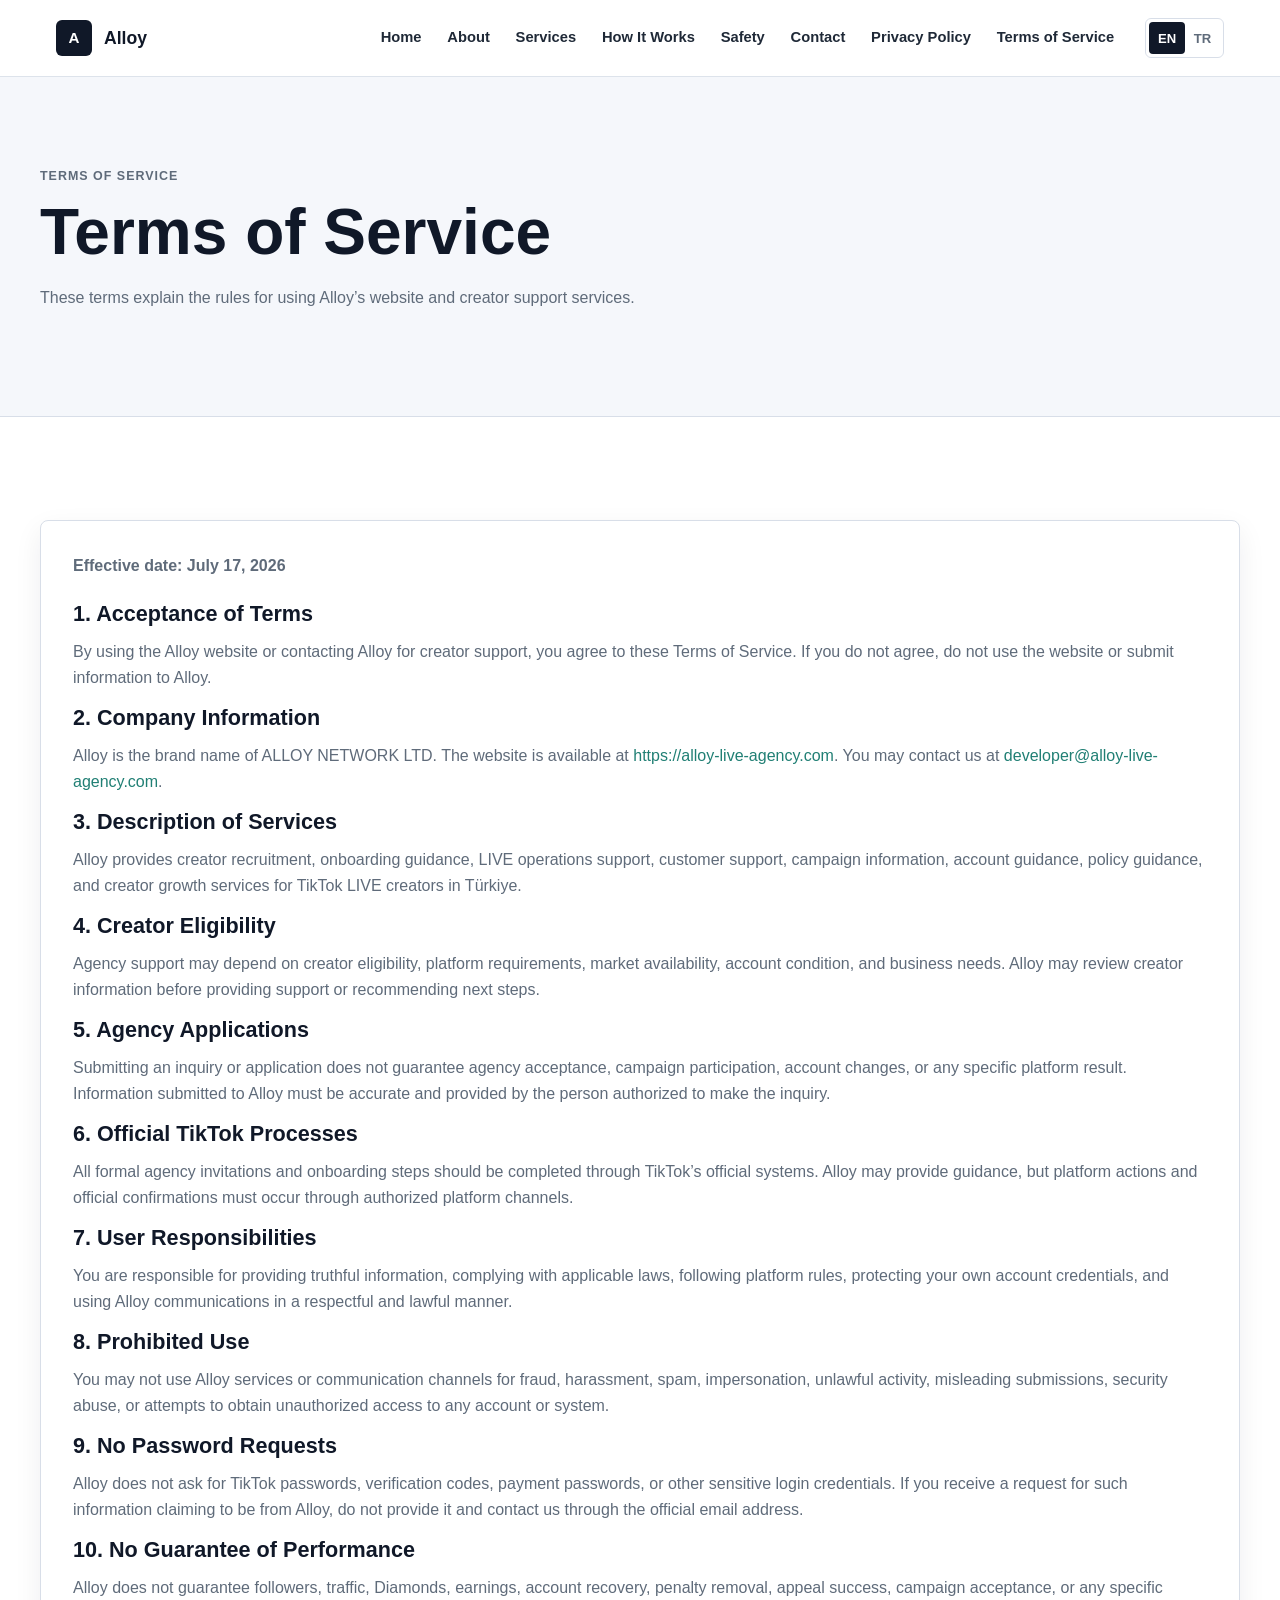
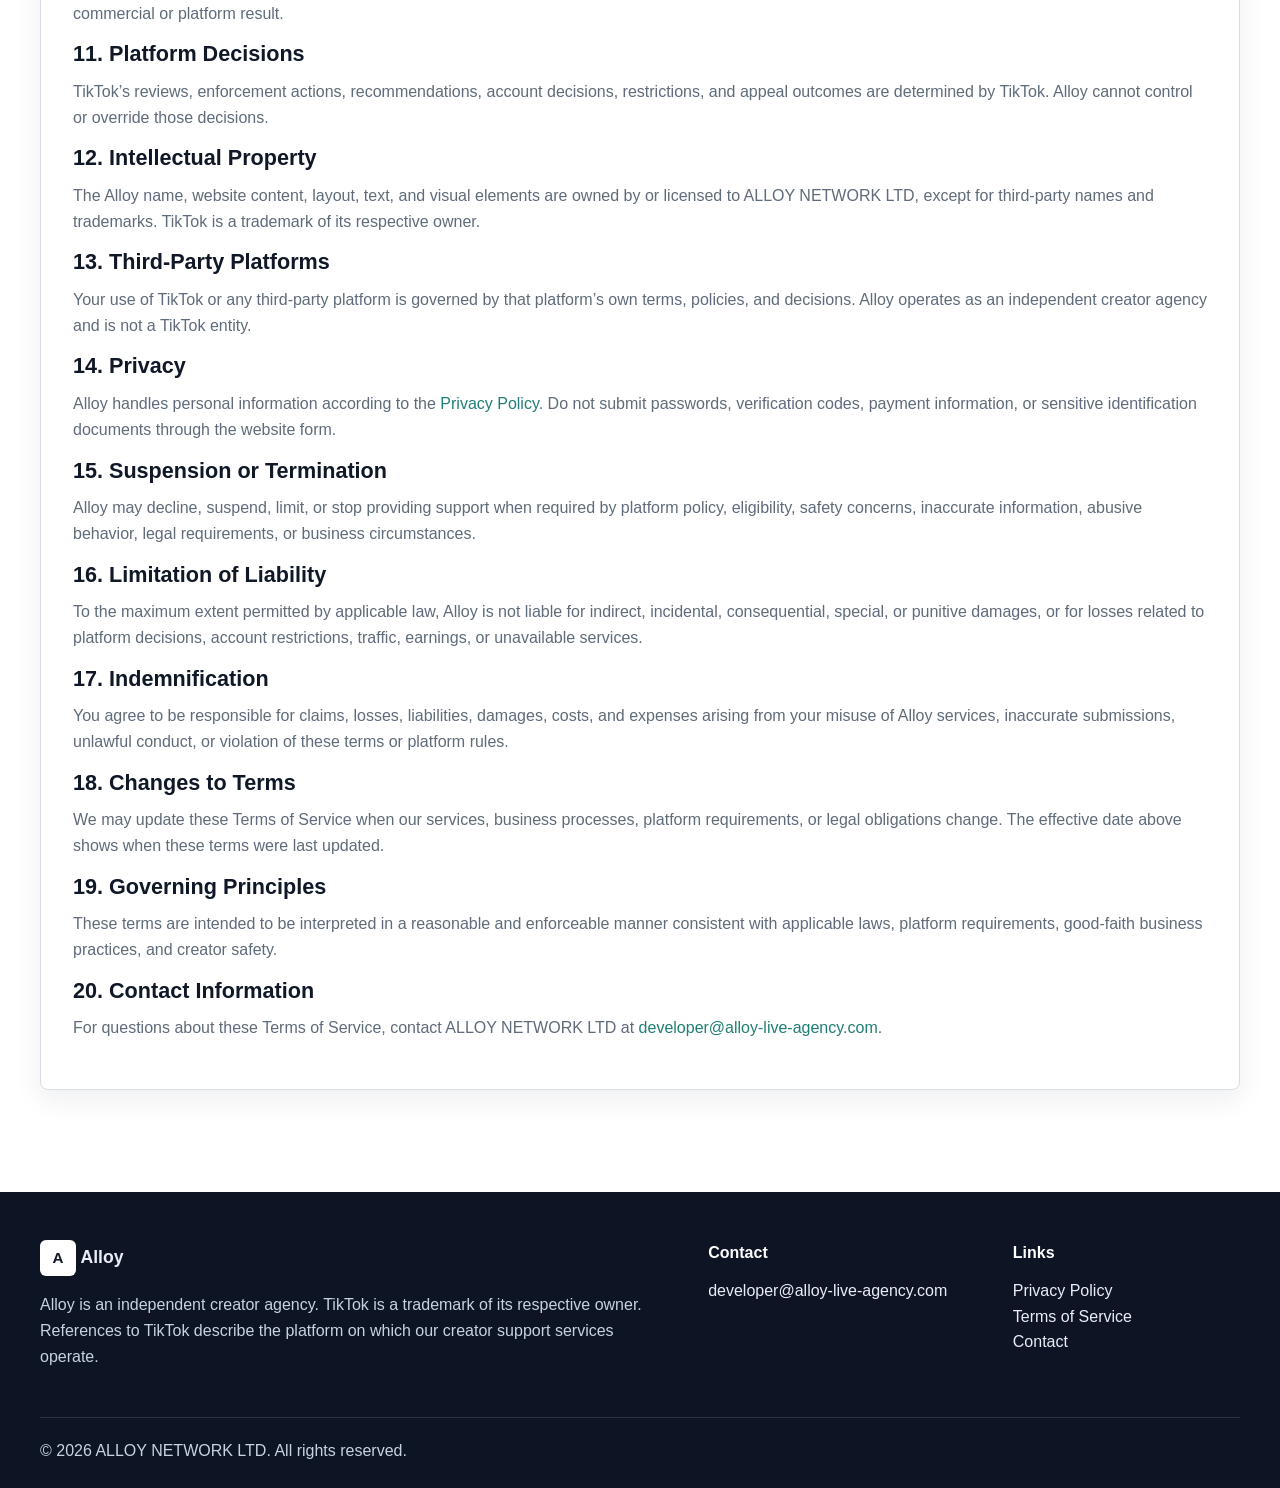
<file: terms.html>
<!doctype html>
<html lang="en">
  <head>
    <meta charset="utf-8">
    <meta name="viewport" content="width=device-width, initial-scale=1">
    <title>Terms of Service | Alloy</title>
    <meta name="description" content="Terms of Service for Alloy, a TikTok LIVE creator agency serving creators in Türkiye.">
    <link rel="canonical" href="https://alloy-live-agency.com/terms.html">
    <meta property="og:type" content="website">
    <meta property="og:site_name" content="Alloy">
    <meta property="og:title" content="Terms of Service | Alloy">
    <meta property="og:description" content="Rules for using Alloy’s website and creator support services.">
    <meta property="og:url" content="https://alloy-live-agency.com/terms.html">
    <link rel="icon" href="assets/favicon.svg" type="image/svg+xml">
    <link rel="stylesheet" href="styles.css">
  </head>
  <body>
    <a class="skip-link" href="#main" data-i18n="skip">Skip to main content</a>
    <header class="site-header">
      <div class="header-inner">
        <a class="brand" href="index.html" aria-label="Alloy home">
          <span class="brand-mark" aria-hidden="true">A</span>
          <span class="brand-name">Alloy</span>
        </a>
        <button class="menu-toggle" type="button" aria-expanded="false" aria-controls="primary-menu" data-i18n-aria-label="menu.open">
          <span aria-hidden="true"></span>
          <span aria-hidden="true"></span>
          <span aria-hidden="true"></span>
        </button>
        <div class="nav-shell" id="primary-menu">
          <nav class="site-nav" aria-label="Primary navigation">
            <a href="index.html" data-i18n="nav.home">Home</a>
            <a href="index.html#about" data-i18n="nav.about">About</a>
            <a href="index.html#services" data-i18n="nav.services">Services</a>
            <a href="index.html#process" data-i18n="nav.process">How It Works</a>
            <a href="index.html#safety" data-i18n="nav.safety">Safety</a>
            <a href="index.html#contact" data-i18n="nav.contact">Contact</a>
            <a href="privacy.html" data-i18n="nav.privacy">Privacy Policy</a>
            <a href="terms.html" data-i18n="nav.terms">Terms of Service</a>
          </nav>
          <div class="language-switcher" aria-label="Language selector">
            <button type="button" data-lang-switch="en" aria-pressed="true">EN</button>
            <button type="button" data-lang-switch="tr" aria-pressed="false">TR</button>
          </div>
        </div>
      </div>
    </header>

    <main id="main">
      <section class="legal-hero">
        <div class="container">
          <p class="eyebrow" data-i18n="legal.terms.eyebrow">Terms of Service</p>
          <h1 data-i18n="legal.terms.title">Terms of Service</h1>
          <p data-i18n="legal.terms.lede">These terms explain the rules for using Alloy’s website and creator support services.</p>
        </div>
      </section>

      <section class="section-pad">
        <div class="container legal-layout">
          <div class="legal-card" data-lang-block="en">
            <p class="legal-meta">Effective date: July 17, 2026</p>

            <h2>1. Acceptance of Terms</h2>
            <p>By using the Alloy website or contacting Alloy for creator support, you agree to these Terms of Service. If you do not agree, do not use the website or submit information to Alloy.</p>

            <h2>2. Company Information</h2>
            <p>Alloy is the brand name of ALLOY NETWORK LTD. The website is available at <a href="https://alloy-live-agency.com">https://alloy-live-agency.com</a>. You may contact us at <a href="mailto:developer@alloy-live-agency.com">developer@alloy-live-agency.com</a>.</p>

            <h2>3. Description of Services</h2>
            <p>Alloy provides creator recruitment, onboarding guidance, LIVE operations support, customer support, campaign information, account guidance, policy guidance, and creator growth services for TikTok LIVE creators in Türkiye.</p>

            <h2>4. Creator Eligibility</h2>
            <p>Agency support may depend on creator eligibility, platform requirements, market availability, account condition, and business needs. Alloy may review creator information before providing support or recommending next steps.</p>

            <h2>5. Agency Applications</h2>
            <p>Submitting an inquiry or application does not guarantee agency acceptance, campaign participation, account changes, or any specific platform result. Information submitted to Alloy must be accurate and provided by the person authorized to make the inquiry.</p>

            <h2>6. Official TikTok Processes</h2>
            <p>All formal agency invitations and onboarding steps should be completed through TikTok’s official systems. Alloy may provide guidance, but platform actions and official confirmations must occur through authorized platform channels.</p>

            <h2>7. User Responsibilities</h2>
            <p>You are responsible for providing truthful information, complying with applicable laws, following platform rules, protecting your own account credentials, and using Alloy communications in a respectful and lawful manner.</p>

            <h2>8. Prohibited Use</h2>
            <p>You may not use Alloy services or communication channels for fraud, harassment, spam, impersonation, unlawful activity, misleading submissions, security abuse, or attempts to obtain unauthorized access to any account or system.</p>

            <h2>9. No Password Requests</h2>
            <p>Alloy does not ask for TikTok passwords, verification codes, payment passwords, or other sensitive login credentials. If you receive a request for such information claiming to be from Alloy, do not provide it and contact us through the official email address.</p>

            <h2>10. No Guarantee of Performance</h2>
            <p>Alloy does not guarantee followers, traffic, Diamonds, earnings, account recovery, penalty removal, appeal success, campaign acceptance, or any specific commercial or platform result.</p>

            <h2>11. Platform Decisions</h2>
            <p>TikTok’s reviews, enforcement actions, recommendations, account decisions, restrictions, and appeal outcomes are determined by TikTok. Alloy cannot control or override those decisions.</p>

            <h2>12. Intellectual Property</h2>
            <p>The Alloy name, website content, layout, text, and visual elements are owned by or licensed to ALLOY NETWORK LTD, except for third-party names and trademarks. TikTok is a trademark of its respective owner.</p>

            <h2>13. Third-Party Platforms</h2>
            <p>Your use of TikTok or any third-party platform is governed by that platform’s own terms, policies, and decisions. Alloy operates as an independent creator agency and is not a TikTok entity.</p>

            <h2>14. Privacy</h2>
            <p>Alloy handles personal information according to the <a href="privacy.html">Privacy Policy</a>. Do not submit passwords, verification codes, payment information, or sensitive identification documents through the website form.</p>

            <h2>15. Suspension or Termination</h2>
            <p>Alloy may decline, suspend, limit, or stop providing support when required by platform policy, eligibility, safety concerns, inaccurate information, abusive behavior, legal requirements, or business circumstances.</p>

            <h2>16. Limitation of Liability</h2>
            <p>To the maximum extent permitted by applicable law, Alloy is not liable for indirect, incidental, consequential, special, or punitive damages, or for losses related to platform decisions, account restrictions, traffic, earnings, or unavailable services.</p>

            <h2>17. Indemnification</h2>
            <p>You agree to be responsible for claims, losses, liabilities, damages, costs, and expenses arising from your misuse of Alloy services, inaccurate submissions, unlawful conduct, or violation of these terms or platform rules.</p>

            <h2>18. Changes to Terms</h2>
            <p>We may update these Terms of Service when our services, business processes, platform requirements, or legal obligations change. The effective date above shows when these terms were last updated.</p>

            <h2>19. Governing Principles</h2>
            <p>These terms are intended to be interpreted in a reasonable and enforceable manner consistent with applicable laws, platform requirements, good-faith business practices, and creator safety.</p>

            <h2>20. Contact Information</h2>
            <p>For questions about these Terms of Service, contact ALLOY NETWORK LTD at <a href="mailto:developer@alloy-live-agency.com">developer@alloy-live-agency.com</a>.</p>
          </div>

          <div class="legal-card" data-lang-block="tr" hidden>
            <p class="legal-meta">Yürürlük tarihi: 17 Temmuz 2026</p>

            <h2>1. Şartların Kabulü</h2>
            <p>Alloy web sitesini kullanarak veya içerik üretici desteği için Alloy ile iletişime geçerek bu Kullanım Şartları’nı kabul etmiş olursunuz. Kabul etmiyorsanız web sitesini kullanmayın veya Alloy’a bilgi göndermeyin.</p>

            <h2>2. Şirket Bilgileri</h2>
            <p>Alloy, ALLOY NETWORK LTD’nin marka adıdır. Web sitesi <a href="https://alloy-live-agency.com">https://alloy-live-agency.com</a> adresindedir. Bize <a href="mailto:developer@alloy-live-agency.com">developer@alloy-live-agency.com</a> üzerinden ulaşabilirsiniz.</p>

            <h2>3. Hizmetlerin Tanımı</h2>
            <p>Alloy, Türkiye’deki TikTok LIVE içerik üreticileri için içerik üretici kazanımı, katılım rehberliği, LIVE operasyon desteği, müşteri desteği, kampanya bilgilendirmesi, hesap rehberliği, politika rehberliği ve içerik üretici büyüme hizmetleri sağlar.</p>

            <h2>4. İçerik Üretici Uygunluğu</h2>
            <p>Ajans desteği; içerik üretici uygunluğuna, platform gerekliliklerine, pazar erişilebilirliğine, hesap durumuna ve iş ihtiyaçlarına bağlı olabilir. Alloy destek sağlamadan veya sonraki adımları önermeden önce içerik üretici bilgilerini inceleyebilir.</p>

            <h2>5. Ajans Başvuruları</h2>
            <p>Talep veya başvuru göndermek ajansa kabulü, kampanya katılımını, hesap değişikliğini veya belirli bir platform sonucunu garanti etmez. Alloy’a gönderilen bilgiler doğru olmalı ve talepte bulunmaya yetkili kişi tarafından sağlanmalıdır.</p>

            <h2>6. Resmi TikTok Süreçleri</h2>
            <p>Tüm resmi ajans davetleri ve katılım adımları TikTok’un resmi sistemleri üzerinden tamamlanmalıdır. Alloy rehberlik sağlayabilir, ancak platform işlemleri ve resmi onaylar yetkili platform kanalları üzerinden gerçekleşmelidir.</p>

            <h2>7. Kullanıcı Sorumlulukları</h2>
            <p>Doğru bilgi sağlamaktan, geçerli yasalara uymaktan, platform kurallarını takip etmekten, kendi hesap bilgilerinizin güvenliğini korumaktan ve Alloy iletişim kanallarını saygılı ve hukuka uygun şekilde kullanmaktan siz sorumlusunuz.</p>

            <h2>8. Yasaklı Kullanım</h2>
            <p>Alloy hizmetlerini veya iletişim kanallarını dolandırıcılık, taciz, spam, kimliğe bürünme, yasa dışı faaliyet, yanıltıcı başvuru, güvenlik ihlali veya herhangi bir hesap ya da sisteme yetkisiz erişim girişimi için kullanamazsınız.</p>

            <h2>9. Şifre Talep Edilmez</h2>
            <p>Alloy, TikTok şifresi, doğrulama kodu, ödeme şifresi veya diğer hassas giriş bilgilerini istemez. Alloy’dan geldiğini iddia eden böyle bir talep alırsanız bilgileri paylaşmayın ve resmi e-posta adresinden bizimle iletişime geçin.</p>

            <h2>10. Performans Garantisi Yoktur</h2>
            <p>Alloy; takipçi, trafik, Diamond, gelir, hesap kurtarma, ceza kaldırma, itiraz başarısı, kampanya kabulü veya belirli bir ticari ya da platform sonucu garanti etmez.</p>

            <h2>11. Platform Kararları</h2>
            <p>TikTok’un incelemeleri, yaptırım işlemleri, önerileri, hesap kararları, kısıtlamaları ve itiraz sonuçları TikTok tarafından belirlenir. Alloy bu kararları kontrol edemez veya geçersiz kılamaz.</p>

            <h2>12. Fikri Mülkiyet</h2>
            <p>Alloy adı, web sitesi içeriği, düzeni, metinleri ve görsel öğeleri, üçüncü taraf adları ve ticari markaları hariç olmak üzere ALLOY NETWORK LTD’ye aittir veya lisanslanmıştır. TikTok, ilgili sahibinin ticari markasıdır.</p>

            <h2>13. Üçüncü Taraf Platformlar</h2>
            <p>TikTok veya herhangi bir üçüncü taraf platformu kullanımınız, o platformun kendi şartlarına, politikalarına ve kararlarına tabidir. Alloy bağımsız bir içerik üretici ajansıdır ve TikTok’a ait değildir.</p>

            <h2>14. Gizlilik</h2>
            <p>Alloy kişisel bilgileri <a href="privacy.html">Gizlilik Politikası</a> uyarınca işler. Web sitesi formu üzerinden şifre, doğrulama kodu, ödeme bilgisi veya hassas kimlik belgesi göndermeyin.</p>

            <h2>15. Askıya Alma veya Sonlandırma</h2>
            <p>Alloy; platform politikası, uygunluk, güvenlik endişeleri, yanlış bilgi, kötüye kullanım, yasal gereklilikler veya iş koşulları nedeniyle desteği reddedebilir, askıya alabilir, sınırlayabilir veya durdurabilir.</p>

            <h2>16. Sorumluluğun Sınırlandırılması</h2>
            <p>Geçerli yasaların izin verdiği azami ölçüde Alloy; dolaylı, arızi, sonuç niteliğinde, özel veya cezai zararlardan ya da platform kararları, hesap kısıtlamaları, trafik, gelir veya hizmetlerin kullanılamamasıyla ilgili kayıplardan sorumlu değildir.</p>

            <h2>17. Tazmin</h2>
            <p>Alloy hizmetlerini kötüye kullanımınızdan, yanlış beyanlarınızdan, hukuka aykırı davranışlarınızdan veya bu şartları ya da platform kurallarını ihlal etmenizden doğan talepler, kayıplar, sorumluluklar, zararlar, masraflar ve giderlerden sorumlu olmayı kabul edersiniz.</p>

            <h2>18. Şartlardaki Değişiklikler</h2>
            <p>Hizmetlerimiz, iş süreçlerimiz, platform gerekliliklerimiz veya yasal yükümlülüklerimiz değiştiğinde bu Kullanım Şartları’nı güncelleyebiliriz. Yukarıdaki yürürlük tarihi, şartların son güncellenme tarihini gösterir.</p>

            <h2>19. Yönetici İlkeler</h2>
            <p>Bu şartların, geçerli yasalar, platform gereklilikleri, iyi niyetli iş uygulamaları ve içerik üretici güvenliğiyle uyumlu, makul ve uygulanabilir şekilde yorumlanması amaçlanır.</p>

            <h2>20. İletişim Bilgileri</h2>
            <p>Bu Kullanım Şartları hakkındaki sorular için ALLOY NETWORK LTD’ye <a href="mailto:developer@alloy-live-agency.com">developer@alloy-live-agency.com</a> adresinden ulaşabilirsiniz.</p>
          </div>
        </div>
      </section>
    </main>

    <footer class="site-footer">
      <div class="container footer-grid">
        <div>
          <a class="brand footer-brand" href="index.html" aria-label="Alloy home">
            <span class="brand-mark" aria-hidden="true">A</span>
            <span class="brand-name">Alloy</span>
          </a>
          <p class="footer-disclaimer" data-i18n="footer.disclaimer">Alloy is an independent creator agency. TikTok is a trademark of its respective owner. References to TikTok describe the platform on which our creator support services operate.</p>
        </div>
        <div>
          <p class="footer-title" data-i18n="footer.contact">Contact</p>
          <a href="mailto:developer@alloy-live-agency.com">developer@alloy-live-agency.com</a>
        </div>
        <div>
          <p class="footer-title" data-i18n="footer.links">Links</p>
          <a href="privacy.html" data-i18n="nav.privacy">Privacy Policy</a>
          <a href="terms.html" data-i18n="nav.terms">Terms of Service</a>
          <a href="index.html#contact" data-i18n="nav.contact">Contact</a>
        </div>
      </div>
      <div class="container footer-bottom">
        <p>© 2026 ALLOY NETWORK LTD. All rights reserved.</p>
      </div>
    </footer>
    <script src="script.js" defer></script>
  </body>
</html>
</file>
<file: styles.css>
:root {
  --color-navy: #101828;
  --color-navy-soft: #17243a;
  --color-text: #1f2937;
  --color-muted: #5f6b7a;
  --color-border: #d8dee8;
  --color-bg: #ffffff;
  --color-bg-soft: #f5f7fb;
  --color-card: #ffffff;
  --color-teal: #2c9f91;
  --color-teal-dark: #207f74;
  --color-coral: #d85f57;
  --color-purple: #6d5bd0;
  --shadow-soft: 0 18px 45px rgba(16, 24, 40, 0.08);
  --shadow-card: 0 10px 28px rgba(16, 24, 40, 0.07);
  --radius-sm: 6px;
  --radius-md: 8px;
  --space-1: 0.25rem;
  --space-2: 0.5rem;
  --space-3: 0.75rem;
  --space-4: 1rem;
  --space-5: 1.25rem;
  --space-6: 1.5rem;
  --space-8: 2rem;
  --space-10: 2.5rem;
  --space-12: 3rem;
  --container: 1200px;
}

* {
  box-sizing: border-box;
}

html {
  scroll-behavior: smooth;
}

body {
  margin: 0;
  background: var(--color-bg);
  color: var(--color-text);
  font-family: Inter, Arial, Helvetica, sans-serif;
  line-height: 1.6;
  text-rendering: optimizeLegibility;
}

body.menu-open {
  overflow: hidden;
}

img {
  display: block;
  max-width: 100%;
}

a {
  color: var(--color-teal-dark);
  text-decoration: none;
  transition: color 160ms ease, background-color 160ms ease, border-color 160ms ease, transform 160ms ease;
}

a:hover {
  color: var(--color-coral);
}

a:focus-visible,
button:focus-visible,
input:focus-visible,
select:focus-visible,
textarea:focus-visible {
  outline: 3px solid rgba(44, 159, 145, 0.35);
  outline-offset: 3px;
}

h1,
h2,
h3,
p {
  margin-top: 0;
}

h1 {
  color: var(--color-navy);
  font-size: clamp(2.4rem, 5vw, 4.6rem);
  line-height: 1.04;
  margin-bottom: var(--space-5);
  max-width: 760px;
}

h2 {
  color: var(--color-navy);
  font-size: clamp(1.8rem, 3vw, 2.7rem);
  line-height: 1.15;
  margin-bottom: var(--space-4);
}

h3 {
  color: var(--color-navy);
  font-size: 1.05rem;
  line-height: 1.3;
  margin-bottom: var(--space-3);
}

.skip-link {
  position: absolute;
  left: var(--space-4);
  top: var(--space-4);
  z-index: 100;
  transform: translateY(-180%);
  border-radius: var(--radius-sm);
  background: var(--color-navy);
  color: #ffffff;
  padding: var(--space-2) var(--space-4);
}

.skip-link:focus {
  transform: translateY(0);
}

.container {
  width: min(100% - 32px, var(--container));
  margin-inline: auto;
}

.section-pad {
  padding: clamp(4rem, 8vw, 7rem) 0;
}

.section-muted {
  background: var(--color-bg-soft);
}

.section-dark {
  background: var(--color-navy);
  color: #dce5f4;
}

.section-dark h2,
.section-dark .eyebrow {
  color: #ffffff;
}

.section-heading {
  max-width: 720px;
  margin-bottom: var(--space-10);
}

.section-heading.compact {
  max-width: 620px;
}

.section-heading p {
  color: var(--color-muted);
}

.eyebrow {
  color: var(--color-teal-dark);
  font-size: 0.78rem;
  font-weight: 800;
  letter-spacing: 0.08em;
  margin-bottom: var(--space-3);
  text-transform: uppercase;
}

.site-header {
  position: sticky;
  top: 0;
  z-index: 50;
  border-bottom: 1px solid rgba(216, 222, 232, 0.85);
  background: rgba(255, 255, 255, 0.94);
  backdrop-filter: blur(14px);
}

.header-inner {
  align-items: center;
  display: flex;
  gap: var(--space-5);
  justify-content: space-between;
  margin: 0 auto;
  max-width: var(--container);
  min-height: 76px;
  padding: 0 var(--space-4);
}

.brand {
  align-items: center;
  color: var(--color-navy);
  display: inline-flex;
  font-weight: 800;
  gap: var(--space-3);
}

.brand:hover {
  color: var(--color-navy);
}

.brand-mark {
  align-items: center;
  background: var(--color-navy);
  border-radius: var(--radius-sm);
  color: #ffffff;
  display: inline-flex;
  font-size: 0.95rem;
  height: 36px;
  justify-content: center;
  width: 36px;
}

.brand-name {
  font-size: 1.1rem;
}

.nav-shell {
  align-items: center;
  display: flex;
  gap: var(--space-5);
}

.site-nav {
  align-items: center;
  display: flex;
  gap: var(--space-1);
}

.site-nav a {
  border-radius: var(--radius-sm);
  color: var(--color-text);
  font-size: 0.92rem;
  font-weight: 650;
  padding: 0.5rem 0.68rem;
}

.site-nav a:hover,
.site-nav a:focus-visible {
  background: var(--color-bg-soft);
  color: var(--color-navy);
}

.language-switcher {
  align-items: center;
  border: 1px solid var(--color-border);
  border-radius: var(--radius-sm);
  display: inline-flex;
  padding: 3px;
}

.language-switcher button {
  background: transparent;
  border: 0;
  border-radius: 4px;
  color: var(--color-muted);
  cursor: pointer;
  font: inherit;
  font-size: 0.82rem;
  font-weight: 800;
  padding: 0.36rem 0.55rem;
}

.language-switcher button[aria-pressed="true"] {
  background: var(--color-navy);
  color: #ffffff;
}

.menu-toggle {
  align-items: center;
  background: transparent;
  border: 1px solid var(--color-border);
  border-radius: var(--radius-sm);
  cursor: pointer;
  display: none;
  flex-direction: column;
  gap: 4px;
  height: 42px;
  justify-content: center;
  width: 42px;
}

.menu-toggle span {
  background: var(--color-navy);
  border-radius: 999px;
  height: 2px;
  width: 18px;
}

.hero {
  background:
    linear-gradient(180deg, #f8fbff 0%, #ffffff 72%),
    radial-gradient(circle at 20% 20%, rgba(44, 159, 145, 0.12), transparent 35%);
}

.hero-grid {
  align-items: center;
  display: grid;
  gap: clamp(2.5rem, 6vw, 5.5rem);
  grid-template-columns: minmax(0, 1.04fr) minmax(320px, 0.76fr);
}

.hero-lede {
  color: var(--color-muted);
  font-size: clamp(1.05rem, 2vw, 1.28rem);
  margin-bottom: var(--space-8);
  max-width: 700px;
}

.hero-actions {
  display: flex;
  flex-wrap: wrap;
  gap: var(--space-3);
  margin-bottom: var(--space-8);
}

.button {
  align-items: center;
  border-radius: var(--radius-sm);
  display: inline-flex;
  font-weight: 800;
  justify-content: center;
  min-height: 46px;
  padding: 0.75rem 1.05rem;
}

.button:hover {
  transform: translateY(-1px);
}

.button-primary {
  background: var(--color-teal);
  border: 1px solid var(--color-teal);
  color: #ffffff;
}

.button-primary:hover {
  background: var(--color-teal-dark);
  border-color: var(--color-teal-dark);
  color: #ffffff;
}

.button-secondary {
  background: #ffffff;
  border: 1px solid var(--color-border);
  color: var(--color-navy);
}

.button-secondary:hover {
  border-color: var(--color-teal);
  color: var(--color-teal-dark);
}

.assurance-list {
  color: var(--color-muted);
  display: grid;
  gap: var(--space-2);
  list-style: none;
  margin: 0;
  max-width: 720px;
  padding: 0;
}

.assurance-list li {
  align-items: flex-start;
  display: flex;
  gap: var(--space-2);
}

.assurance-list li::before,
.trust-list li::before {
  background: var(--color-teal);
  border-radius: 999px;
  content: "";
  flex: 0 0 auto;
  height: 8px;
  margin-top: 0.62rem;
  width: 8px;
}

.hero-media {
  margin: 0;
}

.hero-media img {
  border: 1px solid rgba(216, 222, 232, 0.9);
  border-radius: var(--radius-md);
  box-shadow: var(--shadow-soft);
  width: 100%;
}

.split-section {
  display: grid;
  gap: var(--space-10);
  grid-template-columns: minmax(240px, 0.7fr) minmax(0, 1fr);
}

.section-text {
  color: var(--color-muted);
  font-size: 1.05rem;
}

.section-text p:last-child {
  margin-bottom: 0;
}

.card-grid {
  display: grid;
  gap: var(--space-5);
}

.services-grid {
  grid-template-columns: repeat(3, minmax(0, 1fr));
}

.service-card,
.step-card,
.contact-form,
.legal-card {
  background: var(--color-card);
  border: 1px solid var(--color-border);
  border-radius: var(--radius-md);
  box-shadow: var(--shadow-card);
}

.service-card {
  min-height: 230px;
  padding: var(--space-6);
}

.service-card p,
.step-card p {
  color: var(--color-muted);
  margin-bottom: 0;
}

.card-kicker {
  color: var(--color-coral);
  display: block;
  font-size: 0.78rem;
  font-weight: 900;
  margin-bottom: var(--space-5);
}

.steps {
  display: grid;
  gap: var(--space-5);
  grid-template-columns: repeat(4, minmax(0, 1fr));
}

.step-card {
  padding: var(--space-5);
}

.step-card span {
  color: var(--color-teal-dark);
  display: block;
  font-size: 0.82rem;
  font-weight: 900;
  margin-bottom: var(--space-4);
  text-transform: uppercase;
}

.notice {
  background: #eef8f6;
  border: 1px solid rgba(44, 159, 145, 0.24);
  border-radius: var(--radius-md);
  color: #285d57;
  margin: var(--space-8) 0 0;
  padding: var(--space-5);
}

.safety-grid {
  display: grid;
  gap: var(--space-10);
  grid-template-columns: minmax(260px, 0.72fr) minmax(0, 1fr);
}

.safety-grid p {
  color: #b8c4d8;
}

.trust-list {
  display: grid;
  gap: var(--space-4);
  list-style: none;
  margin: 0;
  padding: 0;
}

.trust-list li {
  align-items: flex-start;
  background: rgba(255, 255, 255, 0.06);
  border: 1px solid rgba(255, 255, 255, 0.12);
  border-radius: var(--radius-md);
  display: flex;
  gap: var(--space-3);
  padding: var(--space-4);
}

.contact-grid {
  display: grid;
  gap: var(--space-10);
  grid-template-columns: minmax(280px, 0.78fr) minmax(0, 1fr);
}

.contact-info > p {
  color: var(--color-muted);
}

.info-list {
  border-top: 1px solid var(--color-border);
  margin: var(--space-8) 0 0;
}

.info-list div {
  border-bottom: 1px solid var(--color-border);
  display: grid;
  gap: var(--space-3);
  grid-template-columns: 150px minmax(0, 1fr);
  padding: var(--space-4) 0;
}

.info-list dt {
  color: var(--color-muted);
  font-weight: 800;
}

.info-list dd {
  margin: 0;
  overflow-wrap: anywhere;
}

.contact-form {
  padding: var(--space-6);
}

.form-row {
  display: grid;
  gap: var(--space-2);
  margin-bottom: var(--space-4);
}

.form-row label {
  color: var(--color-navy);
  font-weight: 800;
}

input,
select,
textarea {
  appearance: none;
  background: #ffffff;
  border: 1px solid var(--color-border);
  border-radius: var(--radius-sm);
  color: var(--color-text);
  font: inherit;
  min-height: 46px;
  padding: 0.72rem 0.82rem;
  width: 100%;
}

textarea {
  min-height: 140px;
  resize: vertical;
}

select {
  background-image: linear-gradient(45deg, transparent 50%, var(--color-muted) 50%), linear-gradient(135deg, var(--color-muted) 50%, transparent 50%);
  background-position: calc(100% - 18px) 1.08rem, calc(100% - 13px) 1.08rem;
  background-repeat: no-repeat;
  background-size: 5px 5px, 5px 5px;
  padding-right: 2.25rem;
}

.security-note {
  background: #fff7ed;
  border: 1px solid #fed7aa;
  border-radius: var(--radius-md);
  color: #7c2d12;
  font-size: 0.93rem;
  padding: var(--space-4);
}

.form-button {
  width: 100%;
}

.form-status {
  color: var(--color-teal-dark);
  font-weight: 750;
  margin: var(--space-4) 0 0;
}

.site-footer {
  background: #0d1524;
  color: #c8d2e3;
  padding: var(--space-12) 0 var(--space-6);
}

.site-footer a {
  color: #e8eef8;
  display: block;
  overflow-wrap: anywhere;
}

.site-footer a:hover {
  color: #9de0d7;
}

.footer-grid {
  display: grid;
  gap: var(--space-8);
  grid-template-columns: minmax(0, 1.4fr) minmax(220px, 0.6fr) minmax(170px, 0.5fr);
}

.footer-brand {
  color: #ffffff;
  margin-bottom: var(--space-4);
}

.footer-brand:hover {
  color: #ffffff;
}

.footer-brand .brand-mark {
  background: #ffffff;
  color: var(--color-navy);
}

.footer-title {
  color: #ffffff;
  font-weight: 850;
  margin-bottom: var(--space-3);
}

.footer-disclaimer {
  max-width: 720px;
}

.footer-bottom {
  border-top: 1px solid rgba(255, 255, 255, 0.12);
  margin-top: var(--space-8);
  padding-top: var(--space-5);
}

.footer-bottom p {
  margin: 0;
}

.legal-hero {
  background: var(--color-bg-soft);
  border-bottom: 1px solid var(--color-border);
  padding: clamp(3.5rem, 7vw, 6rem) 0;
}

.legal-hero p {
  color: var(--color-muted);
  max-width: 760px;
}

.legal-layout {
  display: grid;
  gap: var(--space-8);
  grid-template-columns: minmax(0, 1fr);
}

.legal-card {
  padding: clamp(1.25rem, 3vw, 2rem);
}

.legal-card h2 {
  font-size: 1.35rem;
  margin-bottom: var(--space-3);
}

.legal-card p,
.legal-card li {
  color: var(--color-muted);
}

.legal-card ul {
  margin: 0 0 var(--space-4);
  padding-left: 1.2rem;
}

.legal-meta {
  color: var(--color-muted);
  font-weight: 750;
  margin-bottom: var(--space-6);
}

.error-panel {
  align-items: flex-start;
  display: grid;
  gap: var(--space-6);
  min-height: 58vh;
  padding: clamp(5rem, 12vw, 8rem) 0;
}

.error-actions {
  display: flex;
  flex-wrap: wrap;
  gap: var(--space-3);
}

[hidden] {
  display: none !important;
}

@media (max-width: 1080px) {
  .menu-toggle {
    display: inline-flex;
    order: 3;
  }

  .nav-shell {
    background: #ffffff;
    border-bottom: 1px solid var(--color-border);
    box-shadow: var(--shadow-soft);
    display: none;
    left: 0;
    padding: var(--space-4);
    position: absolute;
    right: 0;
    top: 76px;
  }

  body.menu-open .nav-shell {
    display: block;
  }

  .site-nav {
    align-items: stretch;
    display: grid;
    gap: var(--space-1);
  }

  .site-nav a {
    padding: 0.78rem;
  }

  .language-switcher {
    margin-top: var(--space-4);
  }

  .hero-grid,
  .split-section,
  .safety-grid,
  .contact-grid {
    grid-template-columns: 1fr;
  }

  .hero-media {
    max-width: 620px;
  }

  .services-grid {
    grid-template-columns: repeat(2, minmax(0, 1fr));
  }

  .steps {
    grid-template-columns: repeat(2, minmax(0, 1fr));
  }
}

@media (max-width: 720px) {
  .container {
    width: min(100% - 24px, var(--container));
  }

  .header-inner {
    min-height: 68px;
  }

  .nav-shell {
    top: 68px;
  }

  .section-pad {
    padding: 3.25rem 0;
  }

  .hero-actions,
  .error-actions {
    flex-direction: column;
  }

  .button {
    width: 100%;
  }

  .services-grid,
  .steps,
  .footer-grid {
    grid-template-columns: 1fr;
  }

  .service-card {
    min-height: auto;
  }

  .info-list div {
    grid-template-columns: 1fr;
  }
}

@media (max-width: 380px) {
  .brand-name {
    font-size: 1rem;
  }

  h1 {
    font-size: 2.15rem;
  }

  .contact-form,
  .service-card,
  .step-card,
  .legal-card {
    padding: var(--space-4);
  }
}
</file>
